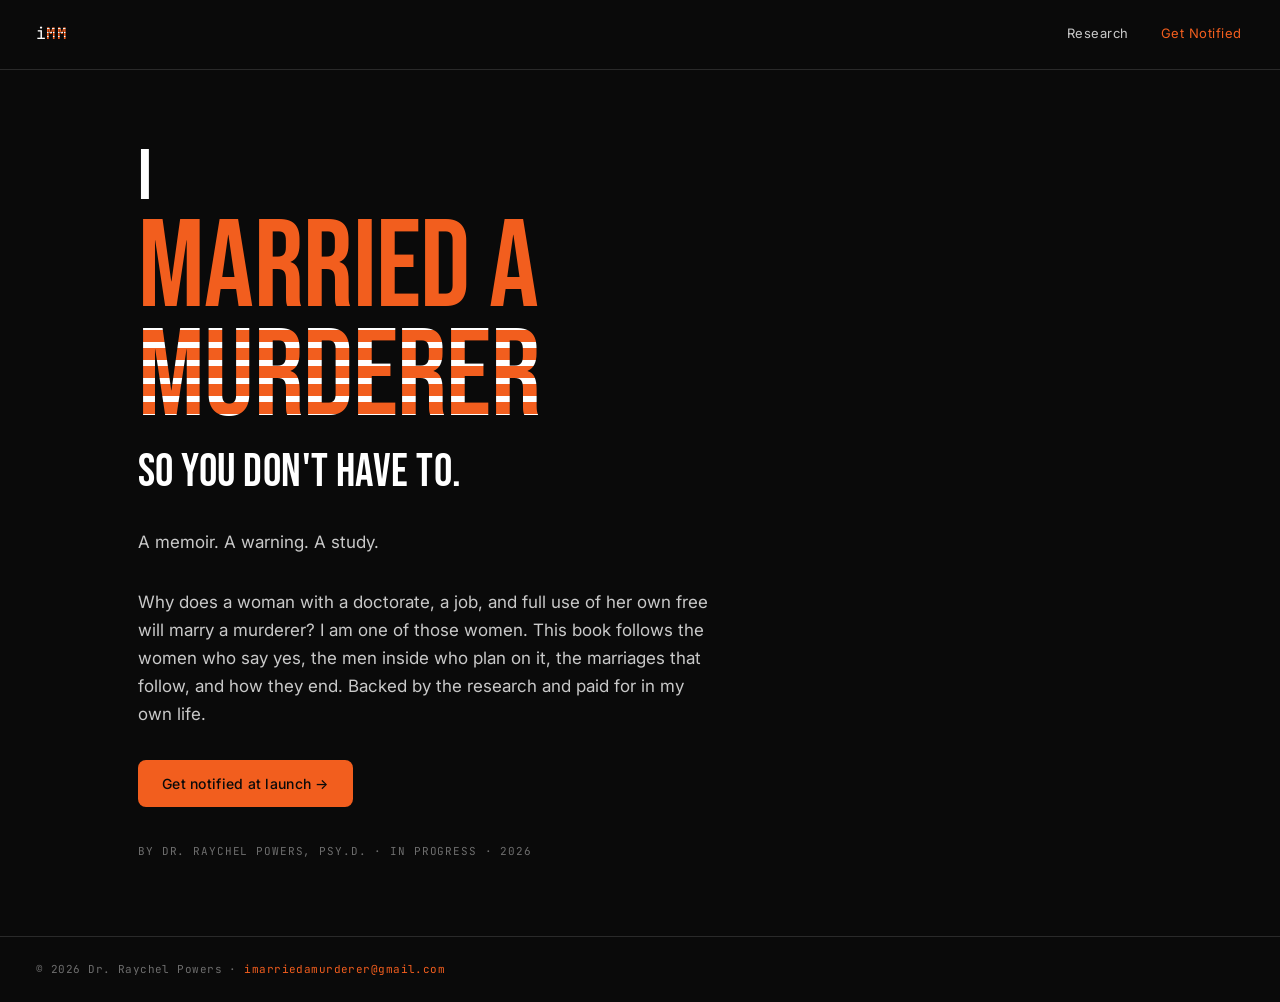
<file: index.html>
<!DOCTYPE html>
<html lang="en">
<head>
  <meta charset="UTF-8">
  <meta name="viewport" content="width=device-width, initial-scale=1.0">
  <title>I Married a Murderer (so you don't have to), by Dr. Raychel Powers, Psy.D.</title>
  <meta name="description" content="A psychologist marries a murderer, then turns the clinical lens on herself, the women who say yes, and the men inside who plan on it. In progress, 2026.">
  <meta property="og:type" content="website">
  <meta property="og:title" content="I Married a Murderer (so you don't have to)">
  <meta property="og:description" content="By Dr. Raychel Powers, Psy.D. A memoir, a warning, a study.">
  <meta name="theme-color" content="#0A0A0A">
  <link rel="icon" type="image/svg+xml" href="data:image/svg+xml,%3Csvg xmlns='http://www.w3.org/2000/svg' viewBox='0 0 32 32'%3E%3Crect width='32' height='32' fill='%230A0A0A'/%3E%3Ccircle cx='16' cy='16' r='10' fill='%23F25E1E'/%3E%3C/svg%3E">
  <link rel="preconnect" href="https://fonts.googleapis.com">
  <link rel="preconnect" href="https://fonts.gstatic.com" crossorigin>
  <link href="https://fonts.googleapis.com/css2?family=Bebas+Neue&family=Inter:wght@400;500&family=JetBrains+Mono:wght@400&display=swap" rel="stylesheet">
  <link rel="stylesheet" href="styles.css">
</head>
<body>
  <nav class="nav">
    <a class="brand" href="/" aria-label="iMM home">i<span class="mm">MM</span></a>
    <div class="nav-right">
      <a class="nav-link" href="/research/">Research</a>
      <a class="nav-cta" href="mailto:imarriedamurderer@gmail.com?subject=Notify%20me%20about%20I%20Married%20a%20Murderer">Get Notified</a>
    </div>
  </nav>

  <main class="hero">
    <h1 class="title">
      <span class="t-i">I</span>
      <span class="t-married">MARRIED A</span>
      <span class="t-murderer">MURDERER</span>
    </h1>
    <p class="tag">so you don't have to.</p>
    <p class="lede">A memoir. A warning. A study.</p>
    <p class="lede">Why does a woman with a doctorate, a job, and full use of her own free will marry a murderer? I am one of those women. This book follows the women who say yes, the men inside who plan on it, the marriages that follow, and how they end. Backed by the research and paid for in my own life.</p>
    <div class="ctas">
      <a class="cta" href="mailto:imarriedamurderer@gmail.com?subject=Notify%20me%20about%20I%20Married%20a%20Murderer&amp;body=Please%20notify%20me%20when%20the%20book%20launches.">Get notified at launch &rarr;</a>
    </div>
    <p class="byline">BY DR. RAYCHEL POWERS, PSY.D. &middot; IN PROGRESS &middot; 2026</p>
  </main>

  <footer class="footer">
    <p>&copy; 2026 Dr. Raychel Powers &middot; <a href="mailto:imarriedamurderer@gmail.com">imarriedamurderer@gmail.com</a></p>
  </footer>
</body>
</html>
</file>
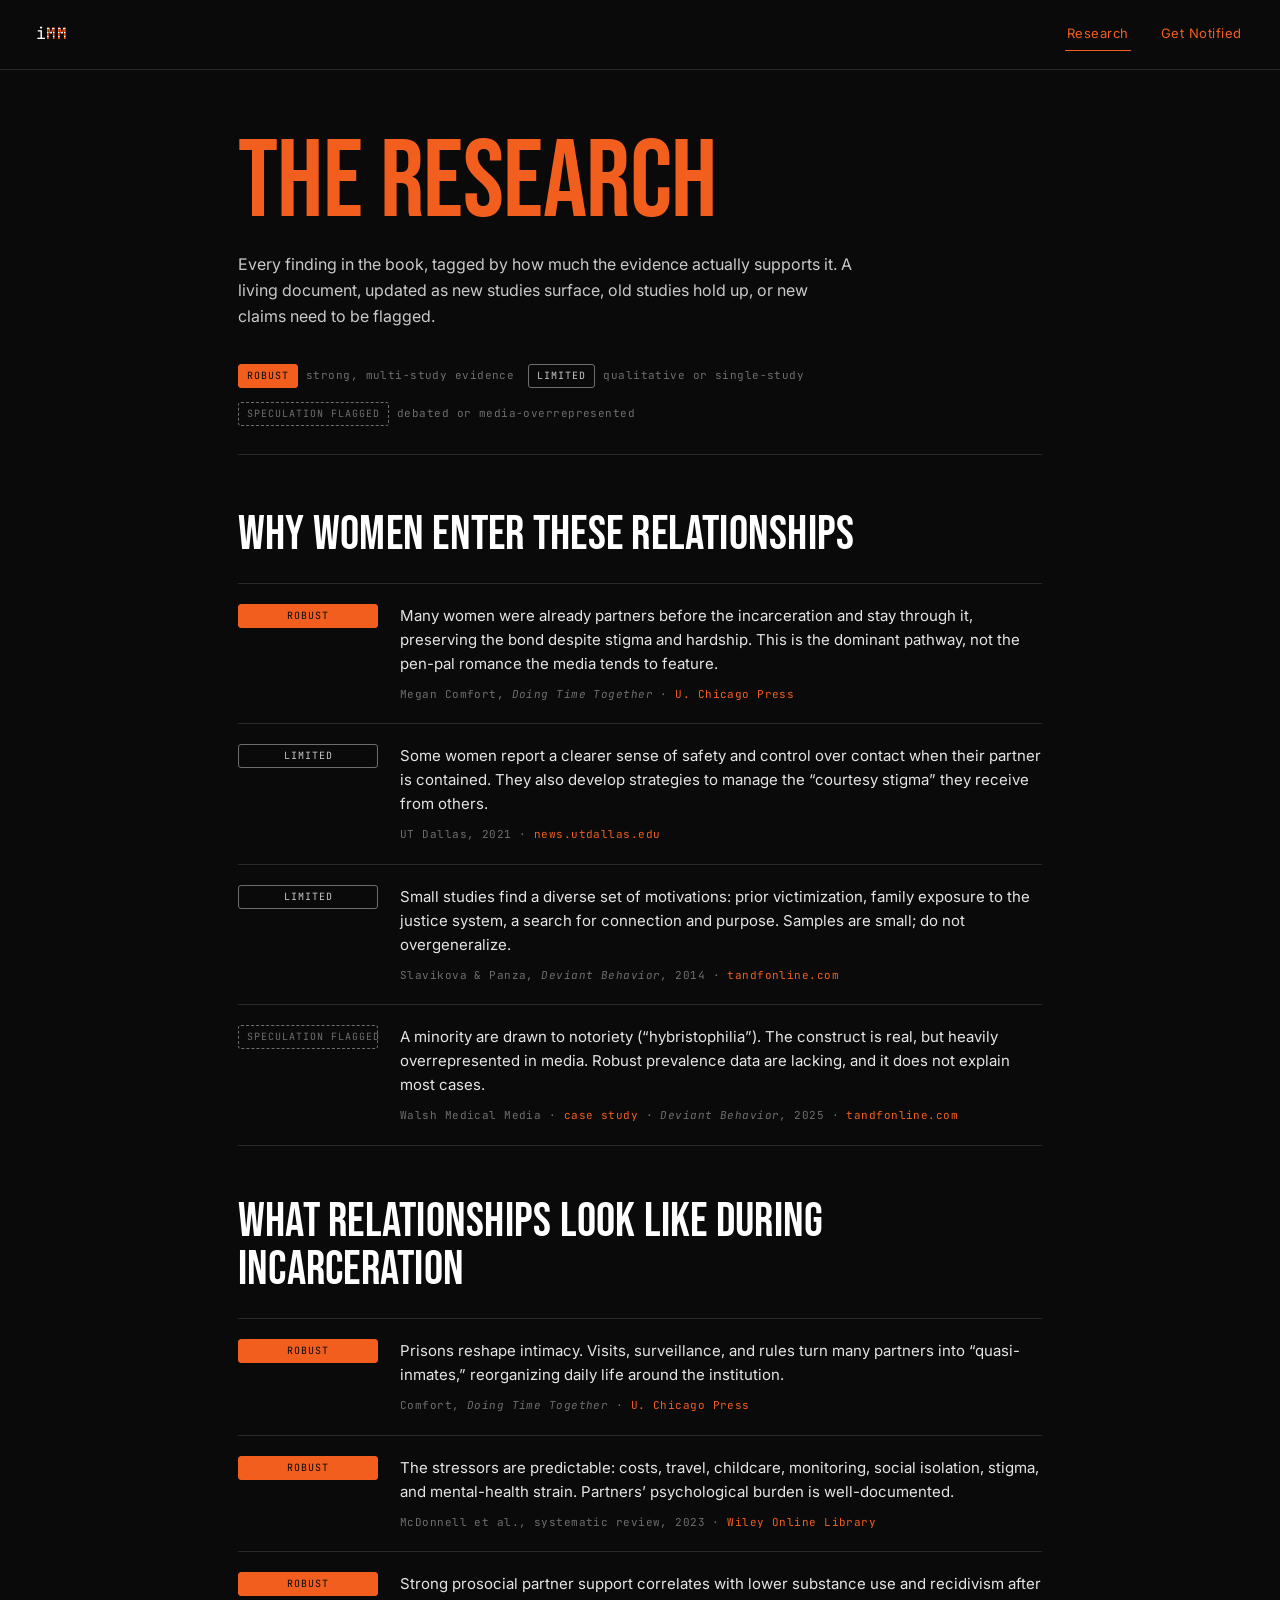
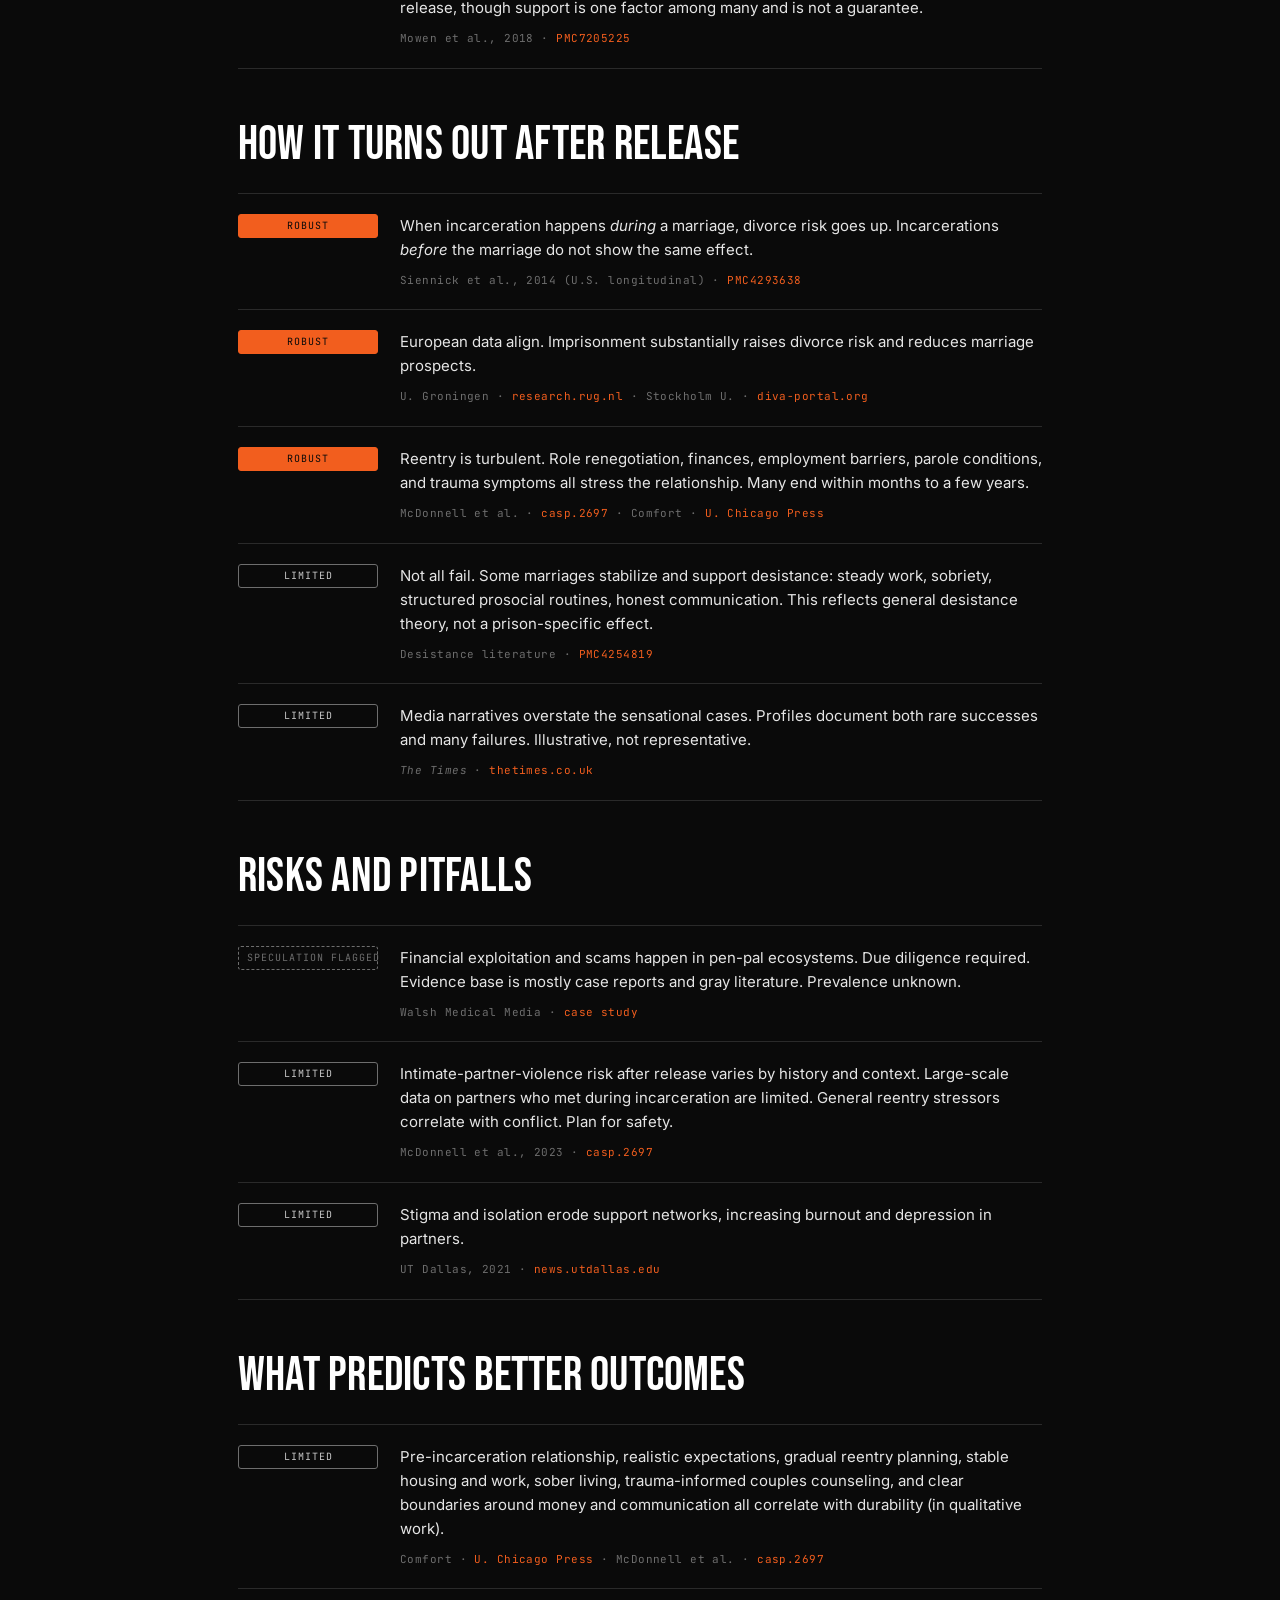
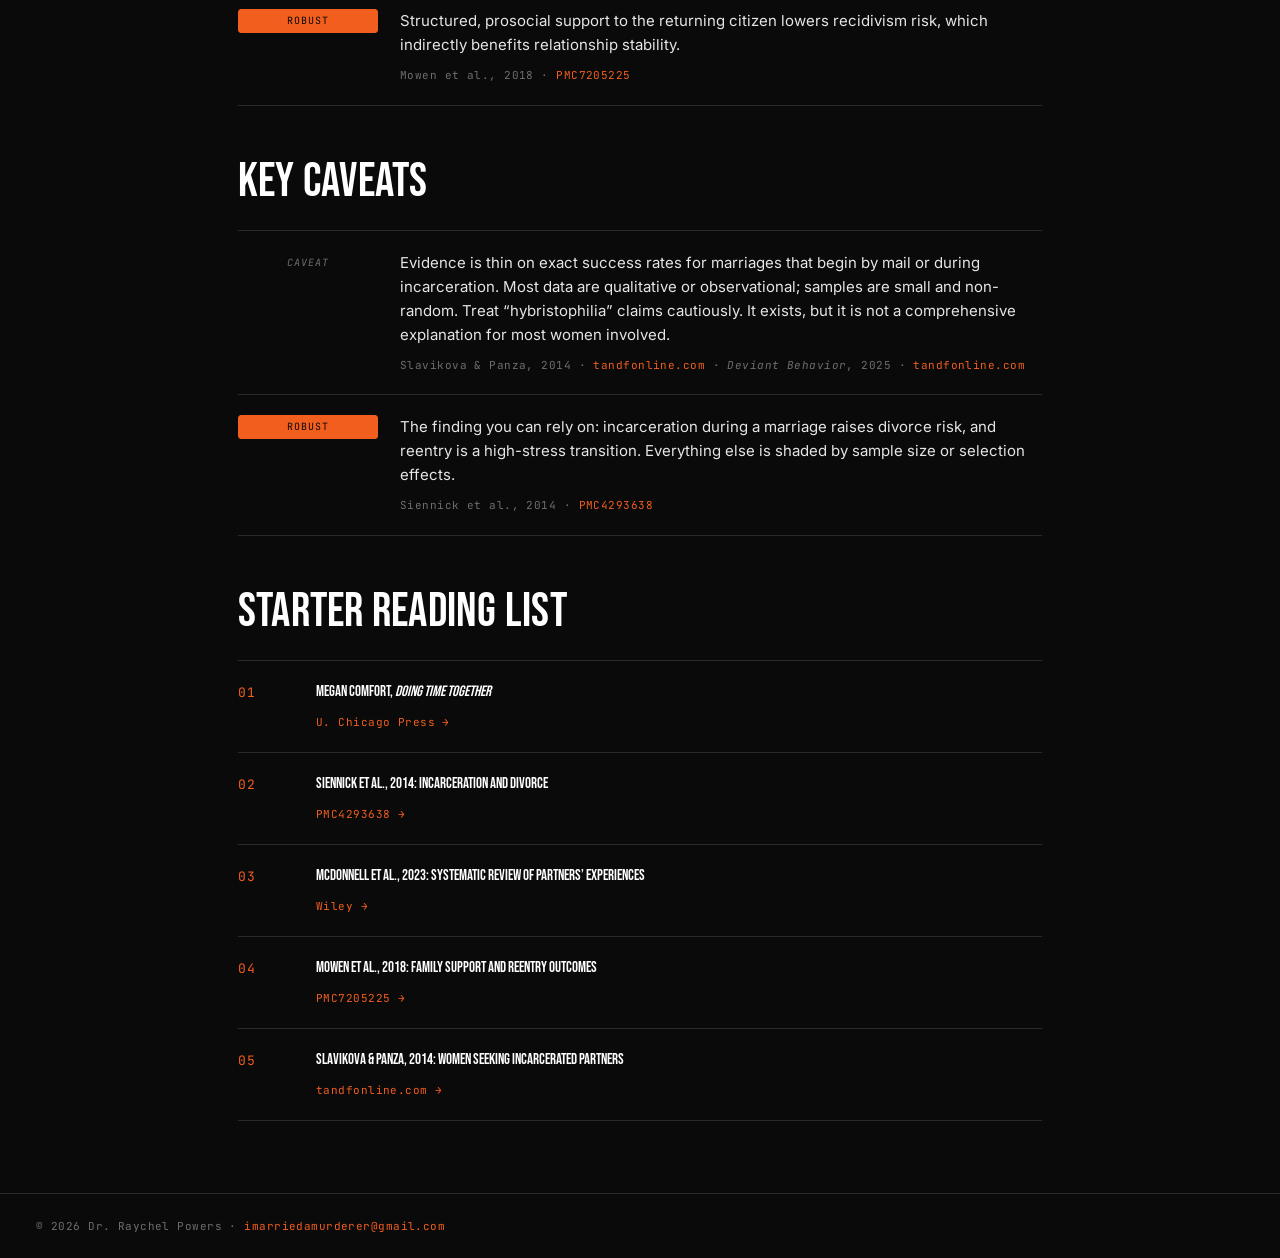
<file: research/index.html>
<!DOCTYPE html>
<html lang="en">
<head>
  <meta charset="UTF-8">
  <meta name="viewport" content="width=device-width, initial-scale=1.0">
  <title>The Research Behind I Married a Murderer</title>
  <meta name="description" content="Every finding from the book, tagged by how much evidence actually backs it. Studies on women who marry incarcerated men, prison marriages, hybristophilia, reentry, and divorce risk.">
  <meta property="og:type" content="website">
  <meta property="og:title" content="The Research Behind I Married a Murderer">
  <meta property="og:description" content="Findings on prison marriages, reentry, and divorce risk, tagged by evidence strength.">
  <meta name="theme-color" content="#0A0A0A">
  <link rel="icon" type="image/svg+xml" href="data:image/svg+xml,%3Csvg xmlns='http://www.w3.org/2000/svg' viewBox='0 0 32 32'%3E%3Crect width='32' height='32' fill='%230A0A0A'/%3E%3Ccircle cx='16' cy='16' r='10' fill='%23F25E1E'/%3E%3C/svg%3E">
  <link rel="preconnect" href="https://fonts.googleapis.com">
  <link rel="preconnect" href="https://fonts.gstatic.com" crossorigin>
  <link href="https://fonts.googleapis.com/css2?family=Bebas+Neue&family=Inter:wght@400;500&family=JetBrains+Mono:wght@400&display=swap" rel="stylesheet">
  <link rel="stylesheet" href="../styles.css">
</head>
<body>
  <nav class="nav">
    <a class="brand" href="/" aria-label="iMM home">i<span class="mm">MM</span></a>
    <div class="nav-right">
      <a class="nav-link active" href="/research/">Research</a>
      <a class="nav-cta" href="mailto:imarriedamurderer@gmail.com?subject=Notify%20me%20about%20I%20Married%20a%20Murderer">Get Notified</a>
    </div>
  </nav>

  <main class="page">

    <header class="page-hero">
      <h1 class="page-title">THE RESEARCH</h1>
      <p class="page-lede">Every finding in the book, tagged by how much the evidence actually supports it. A living document, updated as new studies surface, old studies hold up, or new claims need to be flagged.</p>
      <div class="legend" aria-label="Evidence chip legend">
        <span class="legend-item"><span class="chip robust">ROBUST</span> strong, multi-study evidence</span>
        <span class="legend-item"><span class="chip limited">LIMITED</span> qualitative or single-study</span>
        <span class="legend-item"><span class="chip speculation">SPECULATION FLAGGED</span> debated or media-overrepresented</span>
      </div>
    </header>

    <!-- ============ Section 1 ============ -->
    <section class="section">
      <h2 class="section-title">Why women enter these relationships</h2>

      <article class="card">
        <span class="chip robust">ROBUST</span>
        <div class="card-body">
          <p class="claim">Many women were already partners before the incarceration and stay through it, preserving the bond despite stigma and hardship. This is the dominant pathway, not the pen-pal romance the media tends to feature.</p>
          <p class="source">Megan Comfort, <em>Doing Time Together</em> &middot; <a href="https://press.uchicago.edu/ucp/books/book/chicago/D/bo5485741.html" target="_blank" rel="noopener">U. Chicago Press</a></p>
        </div>
      </article>

      <article class="card">
        <span class="chip limited">LIMITED</span>
        <div class="card-body">
          <p class="claim">Some women report a clearer sense of safety and control over contact when their partner is contained. They also develop strategies to manage the &ldquo;courtesy stigma&rdquo; they receive from others.</p>
          <p class="source">UT Dallas, 2021 &middot; <a href="https://news.utdallas.edu/social-sciences/courtesy-stigma-relationships-prison-2021/" target="_blank" rel="noopener">news.utdallas.edu</a></p>
        </div>
      </article>

      <article class="card">
        <span class="chip limited">LIMITED</span>
        <div class="card-body">
          <p class="claim">Small studies find a diverse set of motivations: prior victimization, family exposure to the justice system, a search for connection and purpose. Samples are small; do not overgeneralize.</p>
          <p class="source">Slavikova &amp; Panza, <em>Deviant Behavior</em>, 2014 &middot; <a href="https://www.tandfonline.com/doi/abs/10.1080/01639625.2014.897120" target="_blank" rel="noopener">tandfonline.com</a></p>
        </div>
      </article>

      <article class="card">
        <span class="chip speculation">SPECULATION FLAGGED</span>
        <div class="card-body">
          <p class="claim">A minority are drawn to notoriety (&ldquo;hybristophilia&rdquo;). The construct is real, but heavily overrepresented in media. Robust prevalence data are lacking, and it does not explain most cases.</p>
          <p class="source">Walsh Medical Media &middot; <a href="https://www.walshmedicalmedia.com/open-access/women-attracted-to-incarcerated-men-a-case-study-2573-4598-1000139.pdf" target="_blank" rel="noopener">case study</a> &middot; <em>Deviant Behavior</em>, 2025 &middot; <a href="https://www.tandfonline.com/doi/full/10.1080/01639625.2025.2520587" target="_blank" rel="noopener">tandfonline.com</a></p>
        </div>
      </article>
    </section>

    <!-- ============ Section 2 ============ -->
    <section class="section">
      <h2 class="section-title">What relationships look like during incarceration</h2>

      <article class="card">
        <span class="chip robust">ROBUST</span>
        <div class="card-body">
          <p class="claim">Prisons reshape intimacy. Visits, surveillance, and rules turn many partners into &ldquo;quasi-inmates,&rdquo; reorganizing daily life around the institution.</p>
          <p class="source">Comfort, <em>Doing Time Together</em> &middot; <a href="https://press.uchicago.edu/ucp/books/book/chicago/D/bo5485741.html" target="_blank" rel="noopener">U. Chicago Press</a></p>
        </div>
      </article>

      <article class="card">
        <span class="chip robust">ROBUST</span>
        <div class="card-body">
          <p class="claim">The stressors are predictable: costs, travel, childcare, monitoring, social isolation, stigma, and mental-health strain. Partners&rsquo; psychological burden is well-documented.</p>
          <p class="source">McDonnell et al., systematic review, 2023 &middot; <a href="https://onlinelibrary.wiley.com/doi/full/10.1002/casp.2697" target="_blank" rel="noopener">Wiley Online Library</a></p>
        </div>
      </article>

      <article class="card">
        <span class="chip robust">ROBUST</span>
        <div class="card-body">
          <p class="claim">Strong prosocial partner support correlates with lower substance use and recidivism after release, though support is one factor among many and is not a guarantee.</p>
          <p class="source">Mowen et al., 2018 &middot; <a href="https://www.ncbi.nlm.nih.gov/pmc/articles/PMC7205225/" target="_blank" rel="noopener">PMC7205225</a></p>
        </div>
      </article>
    </section>

    <!-- ============ Section 3 ============ -->
    <section class="section">
      <h2 class="section-title">How it turns out after release</h2>

      <article class="card">
        <span class="chip robust">ROBUST</span>
        <div class="card-body">
          <p class="claim">When incarceration happens <em>during</em> a marriage, divorce risk goes up. Incarcerations <em>before</em> the marriage do not show the same effect.</p>
          <p class="source">Siennick et al., 2014 (U.S. longitudinal) &middot; <a href="https://www.ncbi.nlm.nih.gov/pmc/articles/PMC4293638/" target="_blank" rel="noopener">PMC4293638</a></p>
        </div>
      </article>

      <article class="card">
        <span class="chip robust">ROBUST</span>
        <div class="card-body">
          <p class="claim">European data align. Imprisonment substantially raises divorce risk and reduces marriage prospects.</p>
          <p class="source">U. Groningen &middot; <a href="https://research.rug.nl/en/publications/the-impact-of-first-time-imprisonment-on-marriage-and-divorce-a-m" target="_blank" rel="noopener">research.rug.nl</a> &middot; Stockholm U. &middot; <a href="https://su.diva-portal.org/smash/get/diva2%3A951957/FULLTEXT01" target="_blank" rel="noopener">diva-portal.org</a></p>
        </div>
      </article>

      <article class="card">
        <span class="chip robust">ROBUST</span>
        <div class="card-body">
          <p class="claim">Reentry is turbulent. Role renegotiation, finances, employment barriers, parole conditions, and trauma symptoms all stress the relationship. Many end within months to a few years.</p>
          <p class="source">McDonnell et al. &middot; <a href="https://onlinelibrary.wiley.com/doi/full/10.1002/casp.2697" target="_blank" rel="noopener">casp.2697</a> &middot; Comfort &middot; <a href="https://press.uchicago.edu/ucp/books/book/chicago/D/bo5485741.html" target="_blank" rel="noopener">U. Chicago Press</a></p>
        </div>
      </article>

      <article class="card">
        <span class="chip limited">LIMITED</span>
        <div class="card-body">
          <p class="claim">Not all fail. Some marriages stabilize and support desistance: steady work, sobriety, structured prosocial routines, honest communication. This reflects general desistance theory, not a prison-specific effect.</p>
          <p class="source">Desistance literature &middot; <a href="https://www.ncbi.nlm.nih.gov/pmc/articles/PMC4254819/" target="_blank" rel="noopener">PMC4254819</a></p>
        </div>
      </article>

      <article class="card">
        <span class="chip limited">LIMITED</span>
        <div class="card-body">
          <p class="claim">Media narratives overstate the sensational cases. Profiles document both rare successes and many failures. Illustrative, not representative.</p>
          <p class="source"><em>The Times</em> &middot; <a href="https://www.thetimes.co.uk/article/you-have-to-be-a-strong-woman-what-its-like-to-marry-a-prisoner-xgbpbv8nb" target="_blank" rel="noopener">thetimes.co.uk</a></p>
        </div>
      </article>
    </section>

    <!-- ============ Section 4 ============ -->
    <section class="section">
      <h2 class="section-title">Risks and pitfalls</h2>

      <article class="card">
        <span class="chip speculation">SPECULATION FLAGGED</span>
        <div class="card-body">
          <p class="claim">Financial exploitation and scams happen in pen-pal ecosystems. Due diligence required. Evidence base is mostly case reports and gray literature. Prevalence unknown.</p>
          <p class="source">Walsh Medical Media &middot; <a href="https://www.walshmedicalmedia.com/open-access/women-attracted-to-incarcerated-men-a-case-study-2573-4598-1000139.pdf" target="_blank" rel="noopener">case study</a></p>
        </div>
      </article>

      <article class="card">
        <span class="chip limited">LIMITED</span>
        <div class="card-body">
          <p class="claim">Intimate-partner-violence risk after release varies by history and context. Large-scale data on partners who met during incarceration are limited. General reentry stressors correlate with conflict. Plan for safety.</p>
          <p class="source">McDonnell et al., 2023 &middot; <a href="https://onlinelibrary.wiley.com/doi/full/10.1002/casp.2697" target="_blank" rel="noopener">casp.2697</a></p>
        </div>
      </article>

      <article class="card">
        <span class="chip limited">LIMITED</span>
        <div class="card-body">
          <p class="claim">Stigma and isolation erode support networks, increasing burnout and depression in partners.</p>
          <p class="source">UT Dallas, 2021 &middot; <a href="https://news.utdallas.edu/social-sciences/courtesy-stigma-relationships-prison-2021/" target="_blank" rel="noopener">news.utdallas.edu</a></p>
        </div>
      </article>
    </section>

    <!-- ============ Section 5 ============ -->
    <section class="section">
      <h2 class="section-title">What predicts better outcomes</h2>

      <article class="card">
        <span class="chip limited">LIMITED</span>
        <div class="card-body">
          <p class="claim">Pre-incarceration relationship, realistic expectations, gradual reentry planning, stable housing and work, sober living, trauma-informed couples counseling, and clear boundaries around money and communication all correlate with durability (in qualitative work).</p>
          <p class="source">Comfort &middot; <a href="https://press.uchicago.edu/ucp/books/book/chicago/D/bo5485741.html" target="_blank" rel="noopener">U. Chicago Press</a> &middot; McDonnell et al. &middot; <a href="https://onlinelibrary.wiley.com/doi/full/10.1002/casp.2697" target="_blank" rel="noopener">casp.2697</a></p>
        </div>
      </article>

      <article class="card">
        <span class="chip robust">ROBUST</span>
        <div class="card-body">
          <p class="claim">Structured, prosocial support to the returning citizen lowers recidivism risk, which indirectly benefits relationship stability.</p>
          <p class="source">Mowen et al., 2018 &middot; <a href="https://www.ncbi.nlm.nih.gov/pmc/articles/PMC7205225/" target="_blank" rel="noopener">PMC7205225</a></p>
        </div>
      </article>
    </section>

    <!-- ============ Section 6 ============ -->
    <section class="section">
      <h2 class="section-title">Key caveats</h2>

      <article class="card">
        <span class="chip none">CAVEAT</span>
        <div class="card-body">
          <p class="claim">Evidence is thin on exact success rates for marriages that begin by mail or during incarceration. Most data are qualitative or observational; samples are small and non-random. Treat &ldquo;hybristophilia&rdquo; claims cautiously. It exists, but it is not a comprehensive explanation for most women involved.</p>
          <p class="source">Slavikova &amp; Panza, 2014 &middot; <a href="https://www.tandfonline.com/doi/abs/10.1080/01639625.2014.897120" target="_blank" rel="noopener">tandfonline.com</a> &middot; <em>Deviant Behavior</em>, 2025 &middot; <a href="https://www.tandfonline.com/doi/full/10.1080/01639625.2025.2520587" target="_blank" rel="noopener">tandfonline.com</a></p>
        </div>
      </article>

      <article class="card">
        <span class="chip robust">ROBUST</span>
        <div class="card-body">
          <p class="claim">The finding you can rely on: incarceration during a marriage raises divorce risk, and reentry is a high-stress transition. Everything else is shaded by sample size or selection effects.</p>
          <p class="source">Siennick et al., 2014 &middot; <a href="https://www.ncbi.nlm.nih.gov/pmc/articles/PMC4293638/" target="_blank" rel="noopener">PMC4293638</a></p>
        </div>
      </article>
    </section>

    <!-- ============ Reading list ============ -->
    <section class="section">
      <h2 class="section-title">Starter reading list</h2>
      <ol class="readinglist">
        <li>
          <span class="num">01</span>
          <div>
            <p class="title">Megan Comfort, <em>Doing Time Together</em></p>
            <a class="source-link" href="https://press.uchicago.edu/ucp/books/book/chicago/D/bo5485741.html" target="_blank" rel="noopener">U. Chicago Press &rarr;</a>
          </div>
        </li>
        <li>
          <span class="num">02</span>
          <div>
            <p class="title">Siennick et al., 2014: Incarceration and divorce</p>
            <a class="source-link" href="https://www.ncbi.nlm.nih.gov/pmc/articles/PMC4293638/" target="_blank" rel="noopener">PMC4293638 &rarr;</a>
          </div>
        </li>
        <li>
          <span class="num">03</span>
          <div>
            <p class="title">McDonnell et al., 2023: Systematic review of partners&rsquo; experiences</p>
            <a class="source-link" href="https://onlinelibrary.wiley.com/doi/full/10.1002/casp.2697" target="_blank" rel="noopener">Wiley &rarr;</a>
          </div>
        </li>
        <li>
          <span class="num">04</span>
          <div>
            <p class="title">Mowen et al., 2018: Family support and reentry outcomes</p>
            <a class="source-link" href="https://www.ncbi.nlm.nih.gov/pmc/articles/PMC7205225/" target="_blank" rel="noopener">PMC7205225 &rarr;</a>
          </div>
        </li>
        <li>
          <span class="num">05</span>
          <div>
            <p class="title">Slavikova &amp; Panza, 2014: Women seeking incarcerated partners</p>
            <a class="source-link" href="https://www.tandfonline.com/doi/abs/10.1080/01639625.2014.897120" target="_blank" rel="noopener">tandfonline.com &rarr;</a>
          </div>
        </li>
      </ol>
    </section>

  </main>

  <footer class="footer">
    <p>&copy; 2026 Dr. Raychel Powers &middot; <a href="mailto:imarriedamurderer@gmail.com">imarriedamurderer@gmail.com</a></p>
  </footer>
</body>
</html>
</file>
<file: styles.css>
:root {
  --bg: #0A0A0A;
  --fg: #FFFFFF;
  --orange: #F25E1E;
  --muted: #C9C9C9;
  --dim: #6E6E6E;
  --line: #2A2A2A;
  --font-display: 'Bebas Neue', 'Impact', 'Arial Narrow', sans-serif;
  --font-body: 'Inter', system-ui, -apple-system, sans-serif;
  --font-mono: 'JetBrains Mono', ui-monospace, SFMono-Regular, Menlo, monospace;
}

* { box-sizing: border-box; margin: 0; padding: 0; }

html { -webkit-text-size-adjust: 100%; }

body {
  background: var(--bg);
  color: var(--fg);
  font-family: var(--font-body);
  font-size: 16px;
  line-height: 1.5;
  min-height: 100vh;
  display: flex;
  flex-direction: column;
  -webkit-font-smoothing: antialiased;
  -moz-osx-font-smoothing: grayscale;
}

a { color: inherit; }

/* ---------- nav ---------- */
.nav {
  display: flex;
  justify-content: space-between;
  align-items: center;
  padding: 18px clamp(20px, 4vw, 36px);
  border-bottom: 0.5px solid var(--line);
}

.brand {
  font-family: var(--font-mono);
  font-size: 16px;
  color: var(--fg);
  letter-spacing: 0.02em;
  text-decoration: none;
}

.brand .mm {
  background-image: repeating-linear-gradient(0deg, var(--orange) 0 3px, var(--fg) 3px 4px);
  -webkit-background-clip: text;
  background-clip: text;
  -webkit-text-fill-color: transparent;
  color: transparent;
  font-weight: 500;
}

.nav-cta {
  font-family: var(--font-body);
  font-size: 13px;
  color: var(--orange);
  text-decoration: none;
  letter-spacing: 0.04em;
  padding: 6px 2px;
  border-bottom: 0.5px solid transparent;
  transition: border-color 0.15s ease;
}

.nav-cta:hover { border-bottom-color: var(--orange); }

/* ---------- hero ---------- */
.hero {
  flex: 1;
  width: 100%;
  max-width: 1100px;
  margin: 0 auto;
  padding: clamp(40px, 6vw, 80px) clamp(20px, 5vw, 48px);
}

.eyebrow {
  font-family: var(--font-mono);
  font-size: 12px;
  color: var(--orange);
  letter-spacing: 0.18em;
  margin-bottom: 24px;
  text-transform: uppercase;
}

.title {
  font-family: var(--font-display);
  font-weight: 400;
  line-height: 0.88;
  margin: 0;
}

.t-i {
  display: block;
  font-size: clamp(40px, 8vw, 72px);
  color: var(--fg);
  letter-spacing: 0.005em;
}

.t-married {
  display: block;
  font-size: clamp(58px, 13vw, 124px);
  color: var(--orange);
  margin-top: 4px;
  letter-spacing: -0.005em;
}

.t-murderer {
  display: block;
  font-size: clamp(58px, 13vw, 124px);
  letter-spacing: -0.005em;
  background-image: repeating-linear-gradient(
    0deg,
    var(--orange) 0 12px,
    var(--fg) 12px 18px
  );
  -webkit-background-clip: text;
  background-clip: text;
  -webkit-text-fill-color: transparent;
  color: transparent;
}

.tag {
  font-family: var(--font-display);
  font-size: clamp(26px, 5vw, 46px);
  color: var(--fg);
  margin: 18px 0 32px;
  letter-spacing: 0.01em;
  line-height: 1;
}

.lede {
  font-size: clamp(15px, 1.5vw, 17px);
  line-height: 1.65;
  color: var(--muted);
  max-width: 580px;
  margin-bottom: 32px;
}

.ctas {
  display: flex;
  gap: 12px;
  align-items: center;
  flex-wrap: wrap;
}

.cta {
  display: inline-block;
  background: var(--orange);
  color: var(--bg);
  font-family: var(--font-body);
  font-size: 14px;
  font-weight: 500;
  padding: 13px 24px;
  border-radius: 8px;
  letter-spacing: 0.02em;
  text-decoration: none;
  transition: transform 0.15s ease, background 0.15s ease;
}

.cta:hover { transform: translateY(-1px); background: #FF6F32; }
.cta:active { transform: translateY(0); }

.byline {
  margin-top: 36px;
  font-family: var(--font-mono);
  font-size: 11px;
  color: var(--dim);
  letter-spacing: 0.08em;
}

/* ---------- footer ---------- */
.footer {
  padding: 24px clamp(20px, 4vw, 36px);
  border-top: 0.5px solid var(--line);
  font-family: var(--font-mono);
  font-size: 11px;
  color: var(--dim);
  letter-spacing: 0.04em;
}

.footer a { color: var(--orange); text-decoration: none; }
.footer a:hover { text-decoration: underline; }

/* ---------- mobile stripe scaling ---------- */
@media (max-width: 600px) {
  .t-murderer {
    background-image: repeating-linear-gradient(
      0deg,
      var(--orange) 0 7px,
      var(--fg) 7px 11px
    );
  }
}

@media (prefers-reduced-motion: reduce) {
  .cta { transition: none; }
}

/* ---------- nav right cluster (with Research link) ---------- */
.nav-right { display: flex; align-items: center; gap: clamp(14px, 3vw, 28px); }
.nav-link {
  font-family: var(--font-body);
  font-size: 13px;
  color: var(--muted);
  text-decoration: none;
  letter-spacing: 0.04em;
  padding: 6px 2px;
  border-bottom: 0.5px solid transparent;
  transition: color 0.15s ease, border-color 0.15s ease;
}
.nav-link:hover { color: var(--fg); }
.nav-link.active { color: var(--orange); border-bottom-color: var(--orange); }

/* ---------- research page ---------- */
.page {
  flex: 1;
  width: 100%;
  max-width: 900px;
  margin: 0 auto;
  padding: clamp(32px, 5vw, 64px) clamp(20px, 5vw, 48px);
}

.page-hero {
  padding-bottom: 28px;
  border-bottom: 0.5px solid var(--line);
  margin-bottom: 12px;
}

.page-eyebrow {
  font-family: var(--font-mono);
  font-size: 11px;
  color: var(--orange);
  letter-spacing: 0.18em;
  margin-bottom: 12px;
  text-transform: uppercase;
}

.page-title {
  font-family: var(--font-display);
  font-weight: 400;
  font-size: clamp(56px, 11vw, 110px);
  line-height: 0.9;
  color: var(--orange);
  letter-spacing: -0.005em;
  margin: 0 0 18px;
}

.page-lede {
  font-size: clamp(14px, 1.5vw, 16px);
  line-height: 1.65;
  color: var(--muted);
  max-width: 620px;
  margin-bottom: 20px;
}

/* chip legend */
.legend {
  display: flex;
  gap: 14px;
  flex-wrap: wrap;
  padding: 14px 0 0;
}
.legend-item {
  display: flex;
  align-items: center;
  gap: 8px;
  font-family: var(--font-mono);
  font-size: 11px;
  color: var(--dim);
  letter-spacing: 0.04em;
}

/* section */
.section {
  padding: 44px 0 8px;
}
.section-eyebrow {
  font-family: var(--font-mono);
  font-size: 10px;
  color: var(--orange);
  letter-spacing: 0.2em;
  margin-bottom: 8px;
  text-transform: uppercase;
}
.section-title {
  font-family: var(--font-display);
  font-weight: 400;
  font-size: clamp(28px, 4.5vw, 48px);
  line-height: 1;
  color: var(--fg);
  letter-spacing: 0.005em;
  margin: 0 0 24px;
}

/* study card */
.card {
  display: grid;
  grid-template-columns: 140px 1fr;
  gap: 22px;
  padding: 20px 0;
  border-top: 0.5px solid var(--line);
  align-items: start;
}
.section .card:last-of-type { border-bottom: 0.5px solid var(--line); }

.chip {
  font-family: var(--font-mono);
  font-size: 10px;
  letter-spacing: 0.1em;
  padding: 5px 8px;
  border-radius: 3px;
  text-align: center;
  display: inline-block;
  white-space: nowrap;
  line-height: 1.2;
  align-self: start;
}
.chip.robust {
  background: var(--orange);
  color: var(--bg);
  border: 0.5px solid var(--orange);
}
.chip.limited {
  background: transparent;
  color: var(--muted);
  border: 0.5px solid var(--dim);
}
.chip.speculation {
  background: transparent;
  color: var(--dim);
  border: 0.5px dashed var(--dim);
}
.chip.none {
  background: transparent;
  color: var(--dim);
  border: 0.5px solid transparent;
  font-style: italic;
}

.card-body p.claim {
  font-size: 15px;
  line-height: 1.6;
  color: #E5E5E5;
  margin: 0 0 10px;
}
.card-body p.source {
  font-family: var(--font-mono);
  font-size: 11px;
  letter-spacing: 0.04em;
  color: var(--dim);
  margin: 0;
  line-height: 1.6;
}
.card-body p.source a {
  color: var(--orange);
  text-decoration: none;
}
.card-body p.source a:hover { text-decoration: underline; }

/* reading list */
.readinglist {
  list-style: none;
  padding: 0;
  margin: 0;
}
.readinglist li {
  display: grid;
  grid-template-columns: 56px 1fr;
  gap: 22px;
  padding: 20px 0;
  border-top: 0.5px solid var(--line);
  align-items: start;
}
.readinglist li:last-child { border-bottom: 0.5px solid var(--line); }
.readinglist .num {
  font-family: var(--font-mono);
  font-size: 13px;
  color: var(--orange);
  letter-spacing: 0.06em;
  padding-top: 2px;
}
.readinglist .title {
  margin: 0 0 6px;
  font-size: 15px;
  color: var(--fg);
  line-height: 1.4;
}
.readinglist .title em {
  font-style: italic;
  color: var(--fg);
}
.readinglist .source-link {
  font-family: var(--font-mono);
  font-size: 11px;
  color: var(--orange);
  text-decoration: none;
  letter-spacing: 0.04em;
}
.readinglist .source-link:hover { text-decoration: underline; }

/* mobile: stack chip above claim */
@media (max-width: 640px) {
  .card { grid-template-columns: 1fr; gap: 10px; }
  .readinglist li { grid-template-columns: 1fr; gap: 8px; }
  .readinglist .num { padding-top: 0; }
}
</file>
